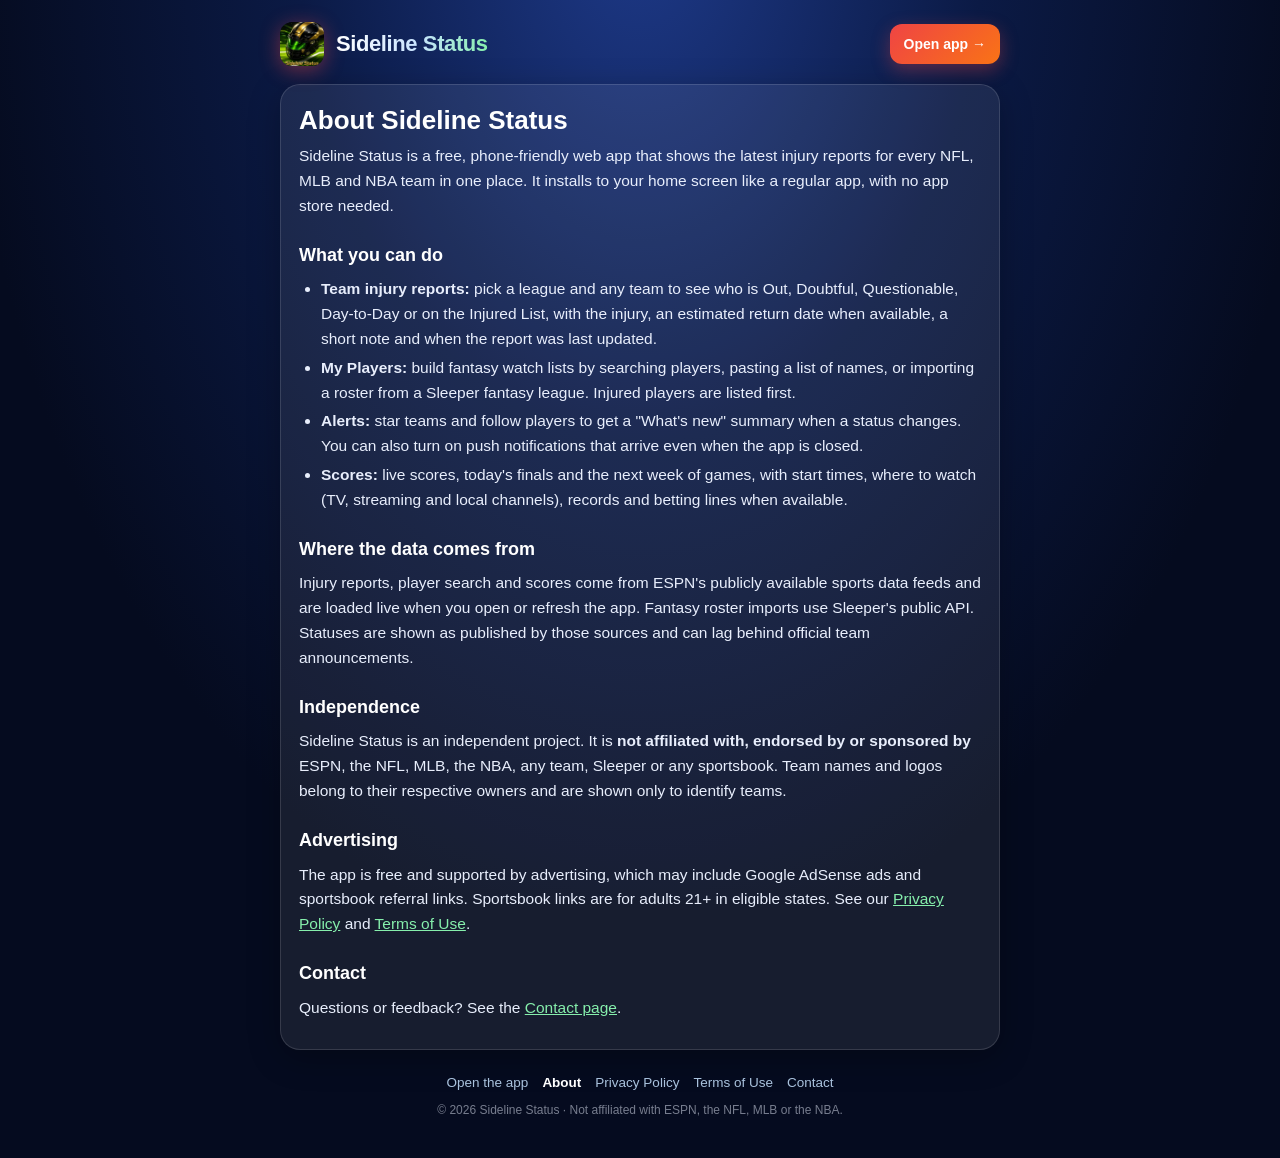
<file: about.html>
<!DOCTYPE html>
<html lang="en">
<head>
<meta charset="UTF-8">
<meta name="viewport" content="width=device-width, initial-scale=1, viewport-fit=cover">
<title>About · Sideline Status</title>
<meta name="description" content="About Sideline Status: a free phone web app with live NFL, MLB and NBA injury reports, scores, fantasy player tracking and injury alerts.">
<link rel="canonical" href="https://medleyfinds.com/about.html">
<script async src="https://pagead2.googlesyndication.com/pagead/js/adsbygoogle.js?client=ca-pub-1050159149162190" crossorigin="anonymous"></script>
<script src="analytics.js" defer></script>
<meta property="og:type" content="website">
<meta property="og:site_name" content="Sideline Status">
<meta property="og:title" content="About · Sideline Status">
<meta property="og:description" content="About Sideline Status: a free phone web app with live NFL, MLB and NBA injury reports, scores, fantasy player tracking and injury alerts.">
<meta property="og:url" content="https://medleyfinds.com/about.html">
<meta property="og:image" content="https://medleyfinds.com/icon-512.png">
<meta name="theme-color" content="#050b1f">
<link rel="icon" type="image/png" sizes="32x32" href="favicon.png">
<link rel="apple-touch-icon" href="apple-touch-icon.png">
<link rel="manifest" href="manifest.json">
<link rel="stylesheet" href="pages.css">
</head>
<body>
<div class="wrap">
<header><a href="./"><img src="icon-192.png" alt="Sideline Status icon"><b>Sideline Status</b></a><a class="open" href="./">Open app →</a></header>
<main class="card">

<h1>About Sideline Status</h1>
<p>Sideline Status is a free, phone-friendly web app that shows the latest injury reports for every NFL, MLB and NBA team in one place. It installs to your home screen like a regular app, with no app store needed.</p>
<h2>What you can do</h2>
<ul>
<li><b>Team injury reports:</b> pick a league and any team to see who is Out, Doubtful, Questionable, Day-to-Day or on the Injured List, with the injury, an estimated return date when available, a short note and when the report was last updated.</li>
<li><b>My Players:</b> build fantasy watch lists by searching players, pasting a list of names, or importing a roster from a Sleeper fantasy league. Injured players are listed first.</li>
<li><b>Alerts:</b> star teams and follow players to get a "What's new" summary when a status changes. You can also turn on push notifications that arrive even when the app is closed.</li>
<li><b>Scores:</b> live scores, today's finals and the next week of games, with start times, where to watch (TV, streaming and local channels), records and betting lines when available.</li>
</ul>
<h2>Where the data comes from</h2>
<p>Injury reports, player search and scores come from ESPN's publicly available sports data feeds and are loaded live when you open or refresh the app. Fantasy roster imports use Sleeper's public API. Statuses are shown as published by those sources and can lag behind official team announcements.</p>
<h2>Independence</h2>
<p>Sideline Status is an independent project. It is <b>not affiliated with, endorsed by or sponsored by</b> ESPN, the NFL, MLB, the NBA, any team, Sleeper or any sportsbook. Team names and logos belong to their respective owners and are shown only to identify teams.</p>
<h2>Advertising</h2>
<p>The app is free and supported by advertising, which may include Google AdSense ads and sportsbook referral links. Sportsbook links are for adults 21+ in eligible states. See our <a href="privacy.html">Privacy Policy</a> and <a href="terms.html">Terms of Use</a>.</p>
<h2>Contact</h2>
<p>Questions or feedback? See the <a href="contact.html">Contact page</a>.</p>

</main>
<nav class="pages" aria-label="Site pages"><a href="index.html">Open the app</a> <a href="about.html" aria-current="page">About</a> <a href="privacy.html">Privacy Policy</a> <a href="terms.html">Terms of Use</a> <a href="contact.html">Contact</a></nav>
<p class="copy">© 2026 Sideline Status · Not affiliated with ESPN, the NFL, MLB or the NBA.</p>
</div>
</body>
</html>
</file>
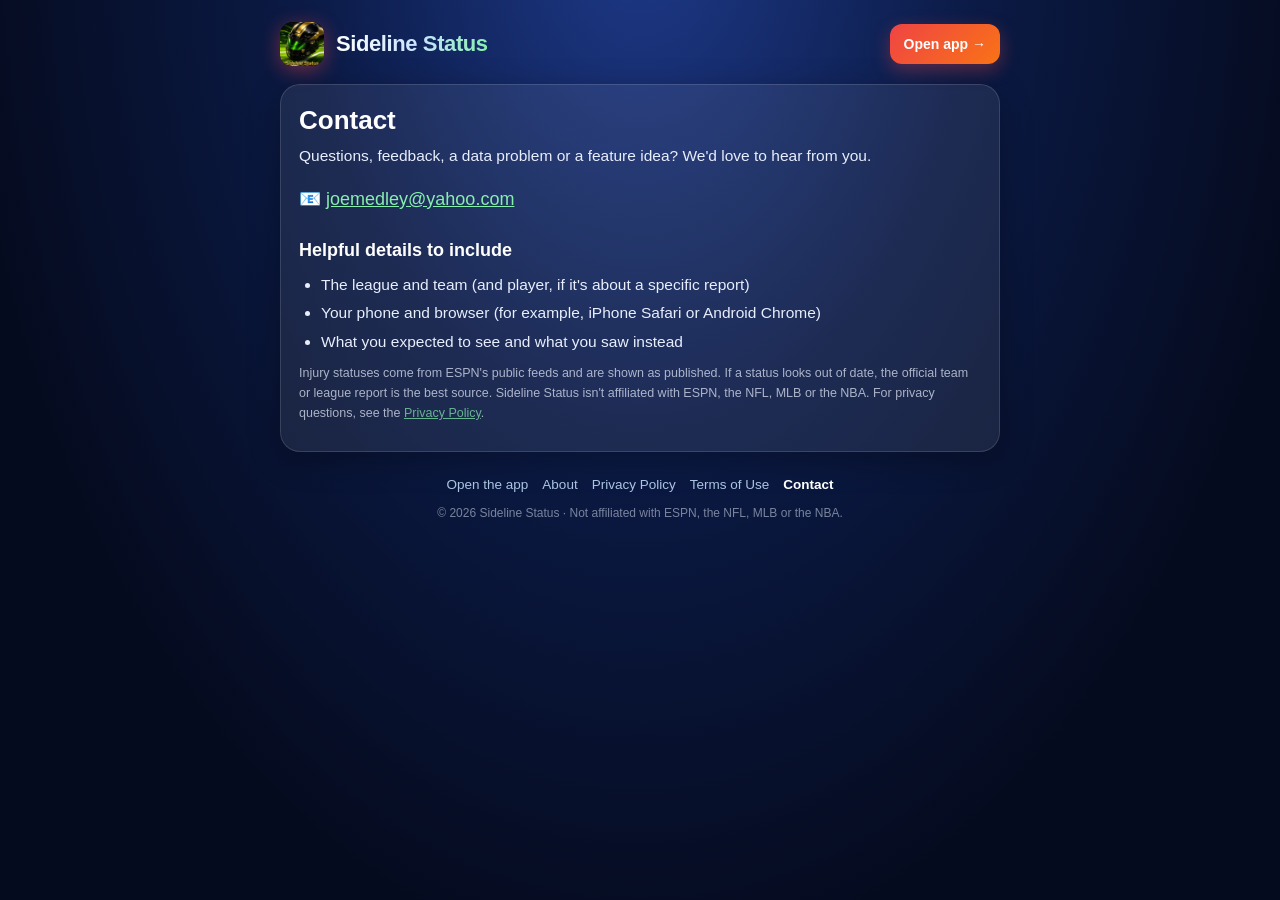
<file: contact.html>
<!DOCTYPE html>
<html lang="en">
<head>
<meta charset="UTF-8">
<meta name="viewport" content="width=device-width, initial-scale=1, viewport-fit=cover">
<title>Contact · Sideline Status</title>
<meta name="description" content="Contact the Sideline Status app: questions, feedback, data corrections and privacy requests.">
<link rel="canonical" href="https://medleyfinds.com/contact.html">
<script async src="https://pagead2.googlesyndication.com/pagead/js/adsbygoogle.js?client=ca-pub-1050159149162190" crossorigin="anonymous"></script>
<script src="analytics.js" defer></script>
<meta property="og:type" content="website">
<meta property="og:site_name" content="Sideline Status">
<meta property="og:title" content="Contact · Sideline Status">
<meta property="og:description" content="Contact the Sideline Status app: questions, feedback, data corrections and privacy requests.">
<meta property="og:url" content="https://medleyfinds.com/contact.html">
<meta property="og:image" content="https://medleyfinds.com/icon-512.png">
<meta name="theme-color" content="#050b1f">
<link rel="icon" type="image/png" sizes="32x32" href="favicon.png">
<link rel="apple-touch-icon" href="apple-touch-icon.png">
<link rel="manifest" href="manifest.json">
<link rel="stylesheet" href="pages.css">
</head>
<body>
<div class="wrap">
<header><a href="./"><img src="icon-192.png" alt="Sideline Status icon"><b>Sideline Status</b></a><a class="open" href="./">Open app →</a></header>
<main class="card">

<h1>Contact</h1>
<p>Questions, feedback, a data problem or a feature idea? We'd love to hear from you.</p>
<p style="font-size:18px;margin:16px 0">📧 <a href="mailto:joemedley@yahoo.com">joemedley@yahoo.com</a></p>
<h2>Helpful details to include</h2>
<ul>
<li>The league and team (and player, if it's about a specific report)</li>
<li>Your phone and browser (for example, iPhone Safari or Android Chrome)</li>
<li>What you expected to see and what you saw instead</li>
</ul>
<p class="fine">Injury statuses come from ESPN's public feeds and are shown as published. If a status looks out of date, the official team or league report is the best source. Sideline Status isn't affiliated with ESPN, the NFL, MLB or the NBA. For privacy questions, see the <a href="privacy.html">Privacy Policy</a>.</p>

</main>
<nav class="pages" aria-label="Site pages"><a href="index.html">Open the app</a> <a href="about.html">About</a> <a href="privacy.html">Privacy Policy</a> <a href="terms.html">Terms of Use</a> <a href="contact.html" aria-current="page">Contact</a></nav>
<p class="copy">© 2026 Sideline Status · Not affiliated with ESPN, the NFL, MLB or the NBA.</p>
</div>
</body>
</html>
</file>
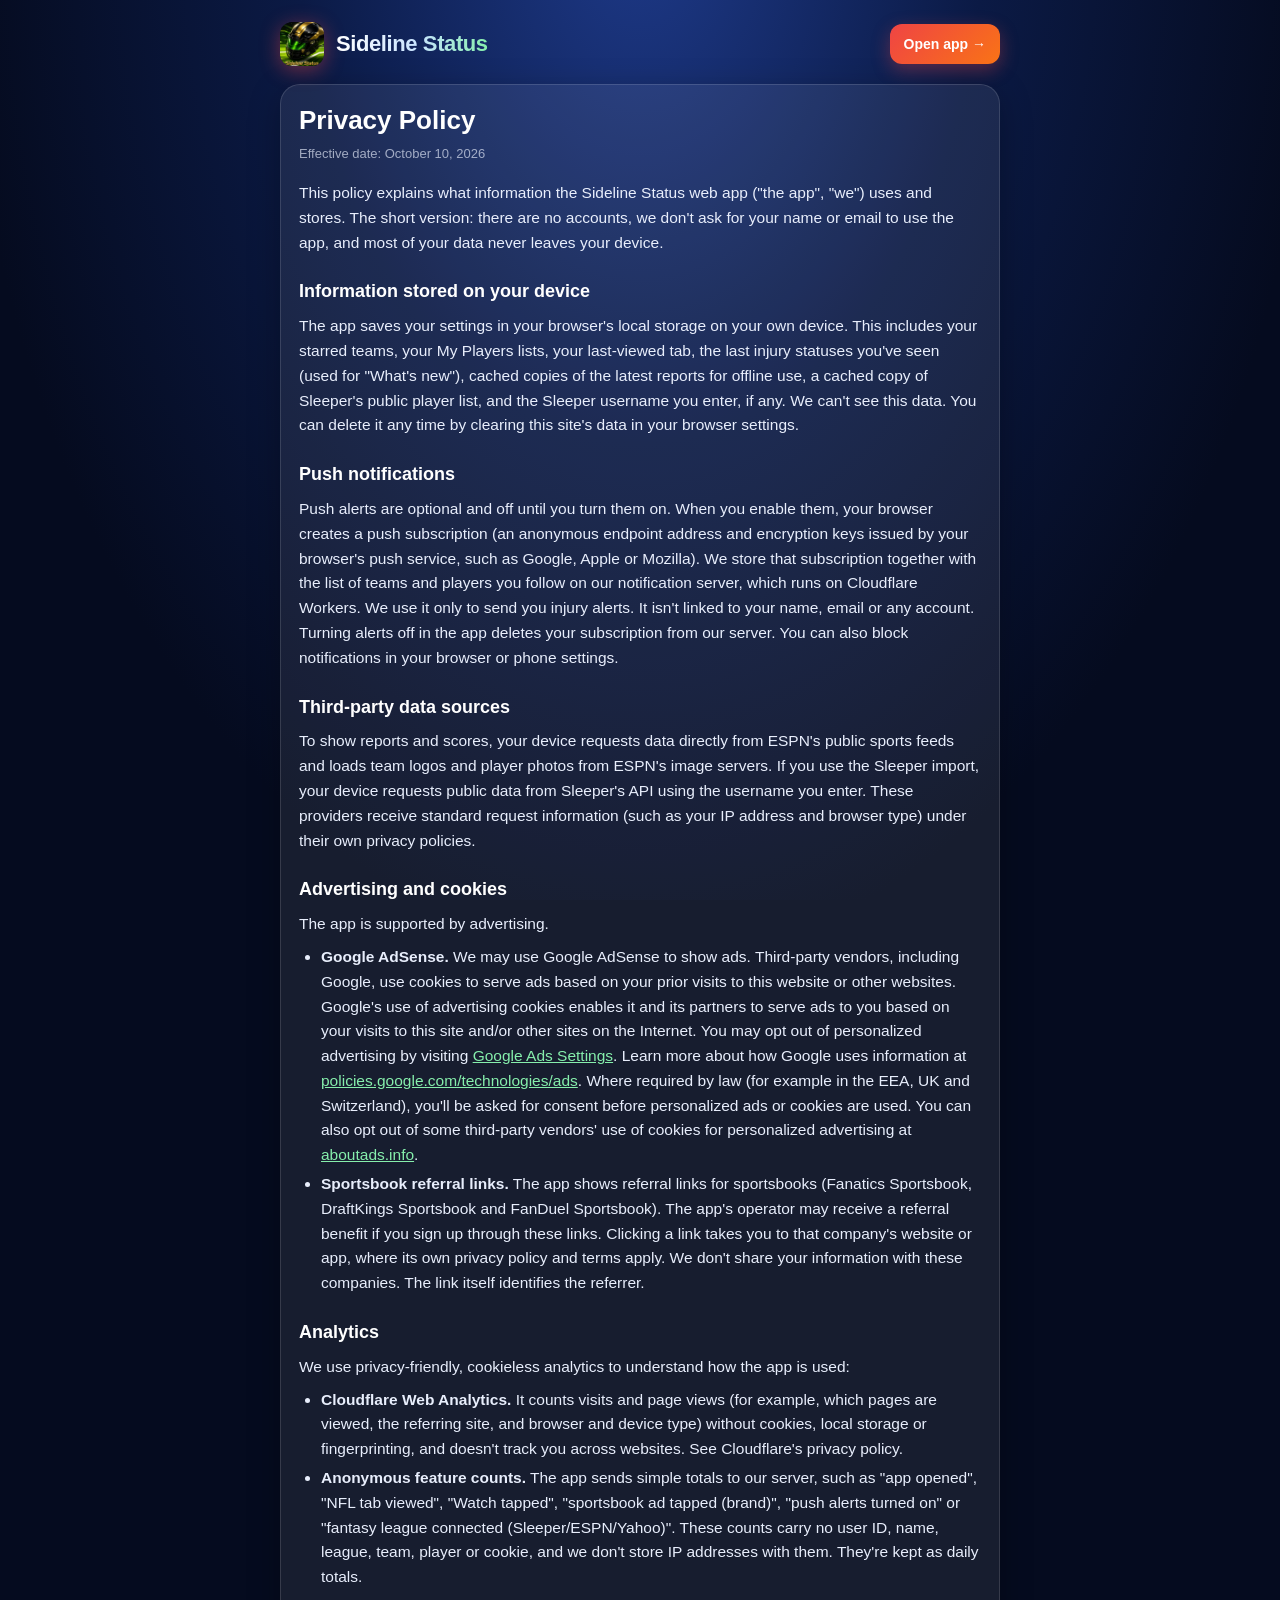
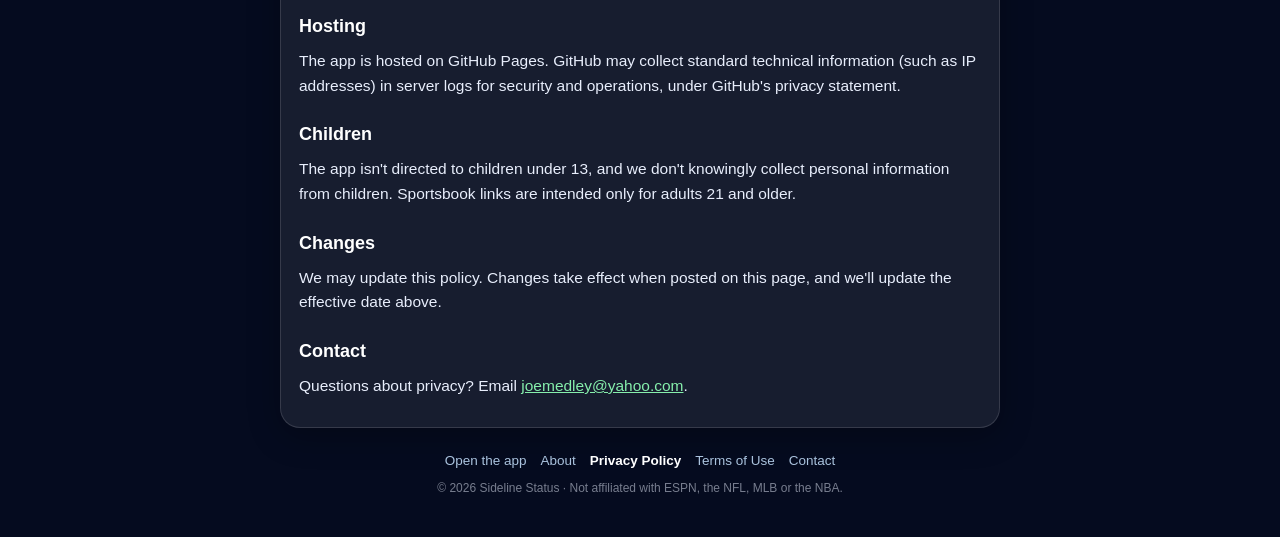
<file: privacy.html>
<!DOCTYPE html>
<html lang="en">
<head>
<meta charset="UTF-8">
<meta name="viewport" content="width=device-width, initial-scale=1, viewport-fit=cover">
<title>Privacy Policy · Sideline Status</title>
<meta name="description" content="Privacy Policy for the Sideline Status app: what is stored on your device, push alert data, advertising cookies including Google AdSense, cookieless analytics, and referral links.">
<link rel="canonical" href="https://medleyfinds.com/privacy.html">
<script async src="https://pagead2.googlesyndication.com/pagead/js/adsbygoogle.js?client=ca-pub-1050159149162190" crossorigin="anonymous"></script>
<script src="analytics.js" defer></script>
<meta property="og:type" content="website">
<meta property="og:site_name" content="Sideline Status">
<meta property="og:title" content="Privacy Policy · Sideline Status">
<meta property="og:description" content="Privacy Policy for the Sideline Status app: what is stored on your device, push alert data, advertising cookies including Google AdSense, cookieless analytics, and referral links.">
<meta property="og:url" content="https://medleyfinds.com/privacy.html">
<meta property="og:image" content="https://medleyfinds.com/icon-512.png">
<meta name="theme-color" content="#050b1f">
<link rel="icon" type="image/png" sizes="32x32" href="favicon.png">
<link rel="apple-touch-icon" href="apple-touch-icon.png">
<link rel="manifest" href="manifest.json">
<link rel="stylesheet" href="pages.css">
</head>
<body>
<div class="wrap">
<header><a href="./"><img src="icon-192.png" alt="Sideline Status icon"><b>Sideline Status</b></a><a class="open" href="./">Open app →</a></header>
<main class="card">

<h1>Privacy Policy</h1>
<p class="eff">Effective date: October 10, 2026</p>
<p>This policy explains what information the Sideline Status web app ("the app", "we") uses and stores. The short version: there are no accounts, we don't ask for your name or email to use the app, and most of your data never leaves your device.</p>
<h2>Information stored on your device</h2>
<p>The app saves your settings in your browser's local storage on your own device. This includes your starred teams, your My Players lists, your last-viewed tab, the last injury statuses you've seen (used for "What's new"), cached copies of the latest reports for offline use, a cached copy of Sleeper's public player list, and the Sleeper username you enter, if any. We can't see this data. You can delete it any time by clearing this site's data in your browser settings.</p>
<h2>Push notifications</h2>
<p>Push alerts are optional and off until you turn them on. When you enable them, your browser creates a push subscription (an anonymous endpoint address and encryption keys issued by your browser's push service, such as Google, Apple or Mozilla). We store that subscription together with the list of teams and players you follow on our notification server, which runs on Cloudflare Workers. We use it only to send you injury alerts. It isn't linked to your name, email or any account. Turning alerts off in the app deletes your subscription from our server. You can also block notifications in your browser or phone settings.</p>
<h2>Third-party data sources</h2>
<p>To show reports and scores, your device requests data directly from ESPN's public sports feeds and loads team logos and player photos from ESPN's image servers. If you use the Sleeper import, your device requests public data from Sleeper's API using the username you enter. These providers receive standard request information (such as your IP address and browser type) under their own privacy policies.</p>
<h2>Advertising and cookies</h2>
<p>The app is supported by advertising.</p>
<ul>
<li><b>Google AdSense.</b> We may use Google AdSense to show ads. Third-party vendors, including Google, use cookies to serve ads based on your prior visits to this website or other websites. Google's use of advertising cookies enables it and its partners to serve ads to you based on your visits to this site and/or other sites on the Internet. You may opt out of personalized advertising by visiting <a href="https://www.google.com/settings/ads" rel="noopener">Google Ads Settings</a>. Learn more about how Google uses information at <a href="https://policies.google.com/technologies/ads" rel="noopener">policies.google.com/technologies/ads</a>. Where required by law (for example in the EEA, UK and Switzerland), you'll be asked for consent before personalized ads or cookies are used. You can also opt out of some third-party vendors' use of cookies for personalized advertising at <a href="https://www.aboutads.info/choices/" rel="noopener">aboutads.info</a>.</li>
<li><b>Sportsbook referral links.</b> The app shows referral links for sportsbooks (Fanatics Sportsbook, DraftKings Sportsbook and FanDuel Sportsbook). The app's operator may receive a referral benefit if you sign up through these links. Clicking a link takes you to that company's website or app, where its own privacy policy and terms apply. We don't share your information with these companies. The link itself identifies the referrer.</li>
</ul>
<h2>Analytics</h2>
<p>We use privacy-friendly, cookieless analytics to understand how the app is used:</p>
<ul>
<li><b>Cloudflare Web Analytics.</b> It counts visits and page views (for example, which pages are viewed, the referring site, and browser and device type) without cookies, local storage or fingerprinting, and doesn't track you across websites. See Cloudflare's privacy policy.</li>
<li><b>Anonymous feature counts.</b> The app sends simple totals to our server, such as "app opened", "NFL tab viewed", "Watch tapped", "sportsbook ad tapped (brand)", "push alerts turned on" or "fantasy league connected (Sleeper/ESPN/Yahoo)". These counts carry no user ID, name, league, team, player or cookie, and we don't store IP addresses with them. They're kept as daily totals.</li>
</ul>
<h2>Hosting</h2>
<p>The app is hosted on GitHub Pages. GitHub may collect standard technical information (such as IP addresses) in server logs for security and operations, under GitHub's privacy statement.</p>
<h2>Children</h2>
<p>The app isn't directed to children under 13, and we don't knowingly collect personal information from children. Sportsbook links are intended only for adults 21 and older.</p>
<h2>Changes</h2>
<p>We may update this policy. Changes take effect when posted on this page, and we'll update the effective date above.</p>
<h2>Contact</h2>
<p>Questions about privacy? Email <a href="mailto:joemedley@yahoo.com">joemedley@yahoo.com</a>.</p>

</main>
<nav class="pages" aria-label="Site pages"><a href="index.html">Open the app</a> <a href="about.html">About</a> <a href="privacy.html" aria-current="page">Privacy Policy</a> <a href="terms.html">Terms of Use</a> <a href="contact.html">Contact</a></nav>
<p class="copy">© 2026 Sideline Status · Not affiliated with ESPN, the NFL, MLB or the NBA.</p>
</div>
</body>
</html>
</file>
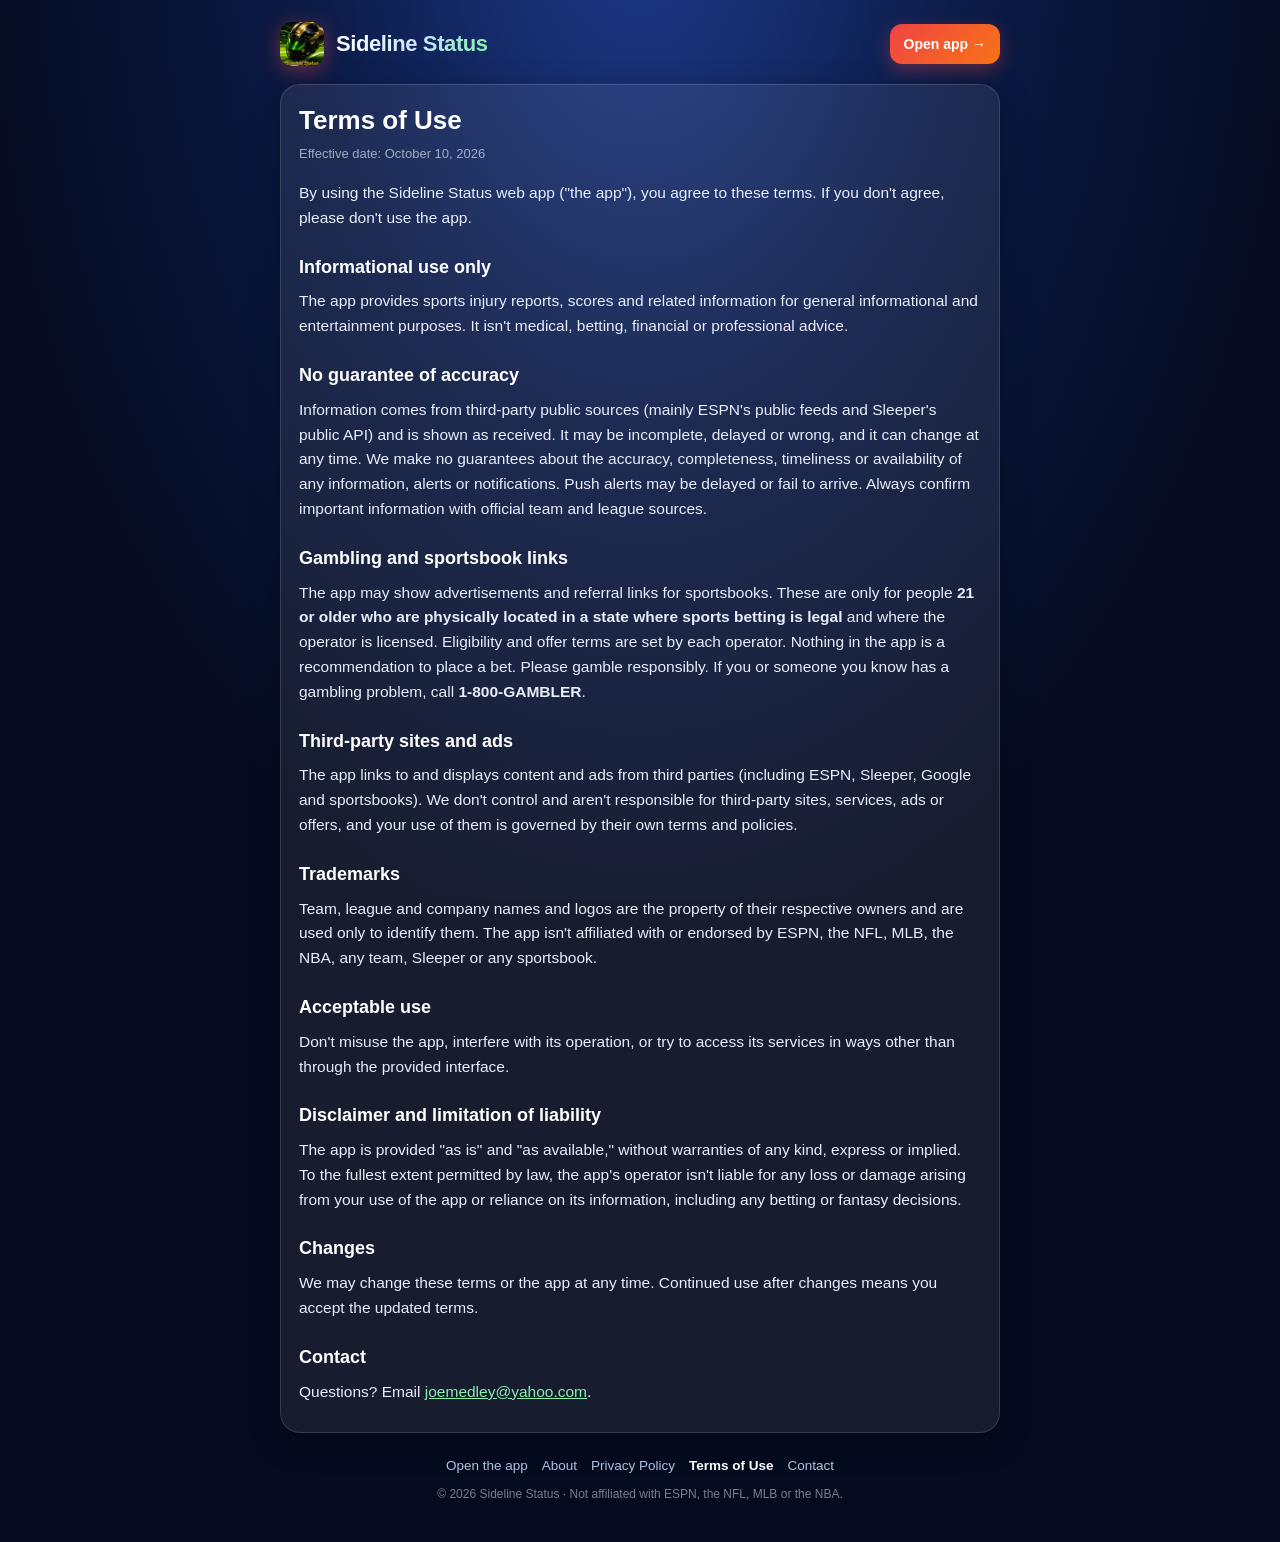
<file: terms.html>
<!DOCTYPE html>
<html lang="en">
<head>
<meta charset="UTF-8">
<meta name="viewport" content="width=device-width, initial-scale=1, viewport-fit=cover">
<title>Terms of Use · Sideline Status</title>
<meta name="description" content="Terms of Use for the Sideline Status app: informational use only, no guarantee of accuracy, third-party links, and 21+ requirement for sportsbook links.">
<link rel="canonical" href="https://medleyfinds.com/terms.html">
<script async src="https://pagead2.googlesyndication.com/pagead/js/adsbygoogle.js?client=ca-pub-1050159149162190" crossorigin="anonymous"></script>
<script src="analytics.js" defer></script>
<meta property="og:type" content="website">
<meta property="og:site_name" content="Sideline Status">
<meta property="og:title" content="Terms of Use · Sideline Status">
<meta property="og:description" content="Terms of Use for the Sideline Status app: informational use only, no guarantee of accuracy, third-party links, and 21+ requirement for sportsbook links.">
<meta property="og:url" content="https://medleyfinds.com/terms.html">
<meta property="og:image" content="https://medleyfinds.com/icon-512.png">
<meta name="theme-color" content="#050b1f">
<link rel="icon" type="image/png" sizes="32x32" href="favicon.png">
<link rel="apple-touch-icon" href="apple-touch-icon.png">
<link rel="manifest" href="manifest.json">
<link rel="stylesheet" href="pages.css">
</head>
<body>
<div class="wrap">
<header><a href="./"><img src="icon-192.png" alt="Sideline Status icon"><b>Sideline Status</b></a><a class="open" href="./">Open app →</a></header>
<main class="card">

<h1>Terms of Use</h1>
<p class="eff">Effective date: October 10, 2026</p>
<p>By using the Sideline Status web app ("the app"), you agree to these terms. If you don't agree, please don't use the app.</p>
<h2>Informational use only</h2>
<p>The app provides sports injury reports, scores and related information for general informational and entertainment purposes. It isn't medical, betting, financial or professional advice.</p>
<h2>No guarantee of accuracy</h2>
<p>Information comes from third-party public sources (mainly ESPN's public feeds and Sleeper's public API) and is shown as received. It may be incomplete, delayed or wrong, and it can change at any time. We make no guarantees about the accuracy, completeness, timeliness or availability of any information, alerts or notifications. Push alerts may be delayed or fail to arrive. Always confirm important information with official team and league sources.</p>
<h2>Gambling and sportsbook links</h2>
<p>The app may show advertisements and referral links for sportsbooks. These are only for people <b>21 or older who are physically located in a state where sports betting is legal</b> and where the operator is licensed. Eligibility and offer terms are set by each operator. Nothing in the app is a recommendation to place a bet. Please gamble responsibly. If you or someone you know has a gambling problem, call <b>1-800-GAMBLER</b>.</p>
<h2>Third-party sites and ads</h2>
<p>The app links to and displays content and ads from third parties (including ESPN, Sleeper, Google and sportsbooks). We don't control and aren't responsible for third-party sites, services, ads or offers, and your use of them is governed by their own terms and policies.</p>
<h2>Trademarks</h2>
<p>Team, league and company names and logos are the property of their respective owners and are used only to identify them. The app isn't affiliated with or endorsed by ESPN, the NFL, MLB, the NBA, any team, Sleeper or any sportsbook.</p>
<h2>Acceptable use</h2>
<p>Don't misuse the app, interfere with its operation, or try to access its services in ways other than through the provided interface.</p>
<h2>Disclaimer and limitation of liability</h2>
<p>The app is provided "as is" and "as available," without warranties of any kind, express or implied. To the fullest extent permitted by law, the app's operator isn't liable for any loss or damage arising from your use of the app or reliance on its information, including any betting or fantasy decisions.</p>
<h2>Changes</h2>
<p>We may change these terms or the app at any time. Continued use after changes means you accept the updated terms.</p>
<h2>Contact</h2>
<p>Questions? Email <a href="mailto:joemedley@yahoo.com">joemedley@yahoo.com</a>.</p>

</main>
<nav class="pages" aria-label="Site pages"><a href="index.html">Open the app</a> <a href="about.html">About</a> <a href="privacy.html">Privacy Policy</a> <a href="terms.html" aria-current="page">Terms of Use</a> <a href="contact.html">Contact</a></nav>
<p class="copy">© 2026 Sideline Status · Not affiliated with ESPN, the NFL, MLB or the NBA.</p>
</div>
</body>
</html>
</file>
<file: pages.css>
/* Static content pages (About, Privacy, Terms, Contact) */
*{box-sizing:border-box;margin:0;padding:0}
html{background:#050b1f}
body{font-family:-apple-system,BlinkMacSystemFont,"Segoe UI",Roboto,sans-serif;color:#e8eefc;min-height:100vh;line-height:1.6;
  background:radial-gradient(ellipse at 50% -10%,#1e3a8a 0%,#0b1a45 38%,#050b1f 75%) fixed;padding:calc(env(safe-area-inset-top) + 10px) 16px calc(env(safe-area-inset-bottom) + 30px)}
.wrap{max-width:720px;margin:0 auto}
header{display:flex;align-items:center;gap:12px;margin:12px 0 18px}
header a{display:flex;align-items:center;gap:12px;color:#fff;text-decoration:none}
header img{width:44px;height:44px;border-radius:12px;box-shadow:0 4px 20px rgba(239,68,68,.45)}
header b{font-size:22px;letter-spacing:-.4px;background:linear-gradient(90deg,#fff,#c7e3ff 55%,#86efac);-webkit-background-clip:text;background-clip:text;color:transparent}
.open{margin-left:auto;background:linear-gradient(135deg,#ef4444,#f97316);color:#fff!important;text-decoration:none;font-weight:700;font-size:14px;padding:9px 14px;border-radius:12px;box-shadow:0 6px 18px rgba(239,68,68,.35);white-space:nowrap}
.card{background:rgba(255,255,255,.075);border:1px solid rgba(255,255,255,.13);border-radius:20px;padding:20px 18px;box-shadow:0 8px 32px rgba(0,0,0,.28)}
h1{font-size:26px;line-height:1.2;margin-bottom:6px;color:#fff}
.eff{font-size:13px;opacity:.65;margin-bottom:16px}
h2{font-size:18px;margin:22px 0 6px;color:#fff}
p,li{font-size:15.5px}
p{margin:8px 0}
ul{margin:8px 0 8px 22px}
li{margin:4px 0}
a{color:#86efac}
.fine{font-size:12.5px;opacity:.7}
nav.pages{display:flex;flex-wrap:wrap;gap:6px 14px;justify-content:center;margin:22px 0 6px;font-size:13.5px}
nav.pages a{color:#c7e3ff;text-decoration:none;opacity:.85}
nav.pages a[aria-current]{color:#fff;font-weight:700;opacity:1}
.copy{text-align:center;font-size:12px;opacity:.5}
</file>
